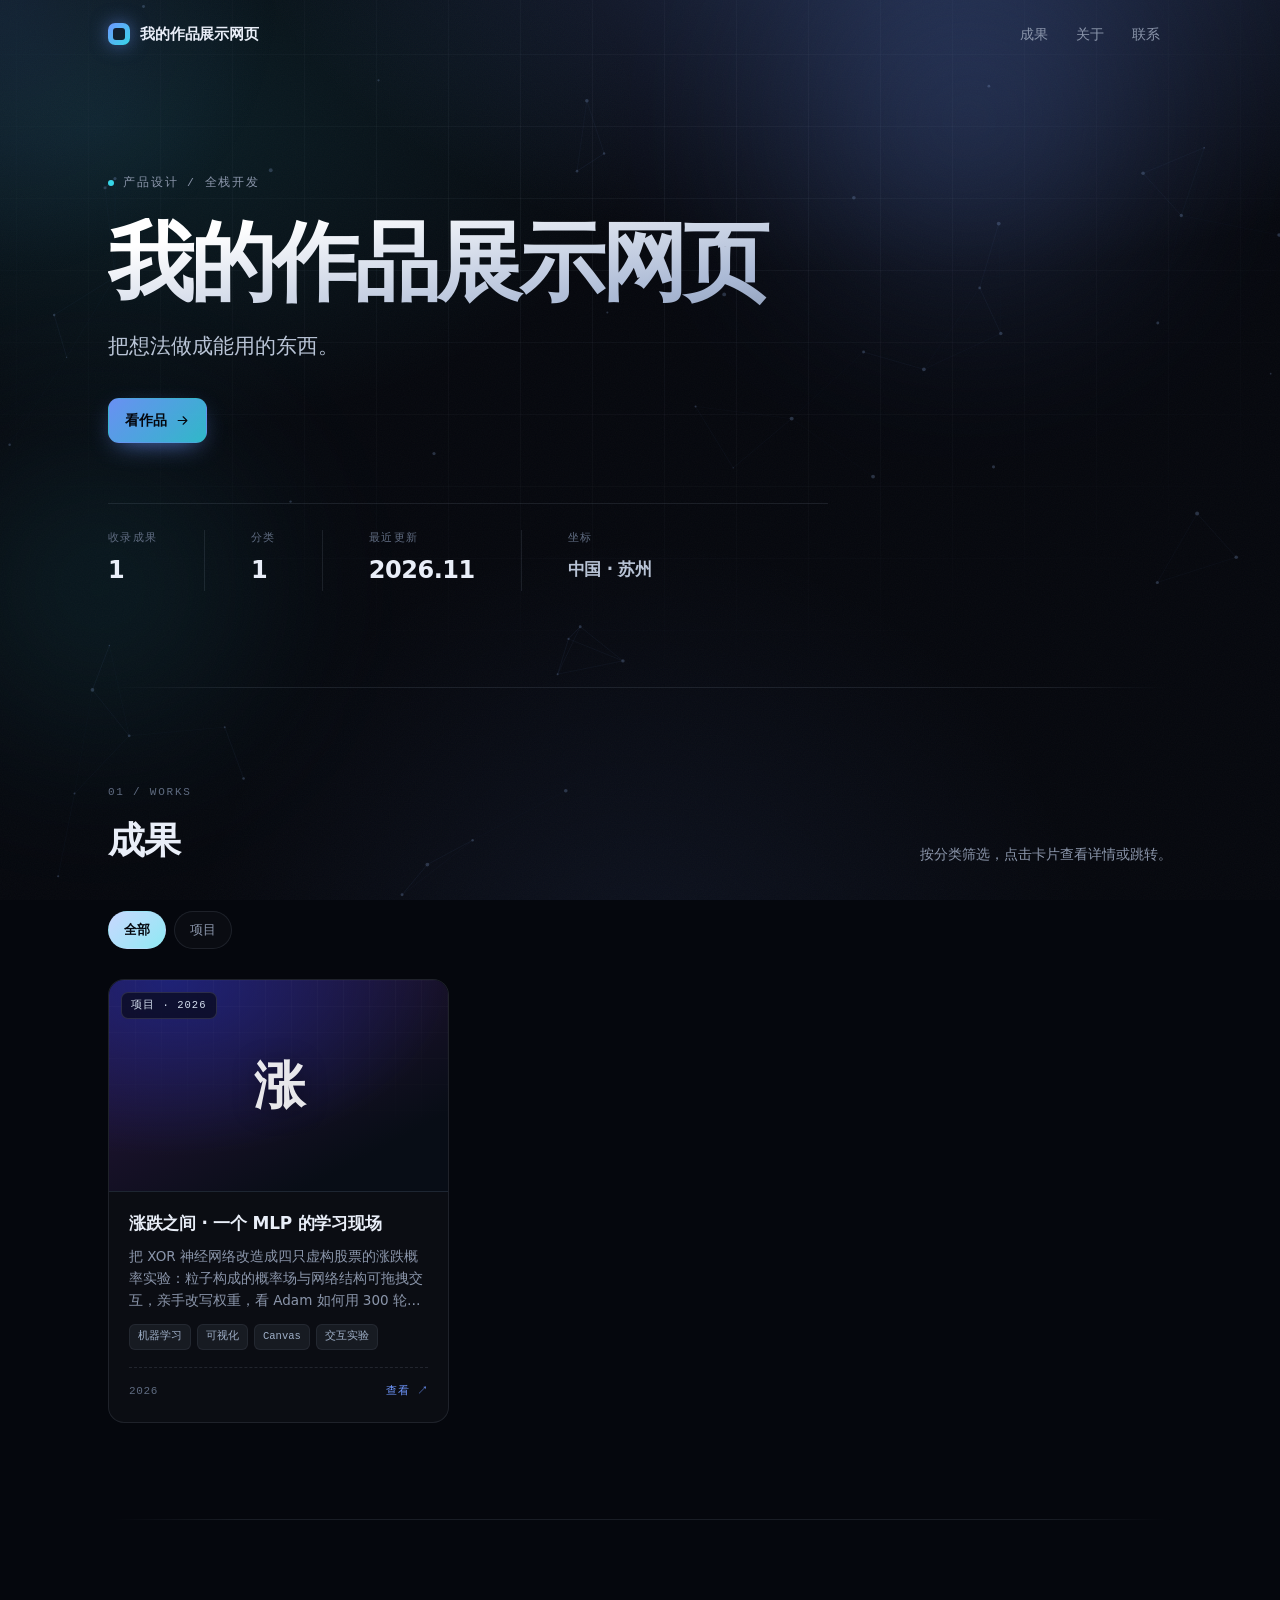
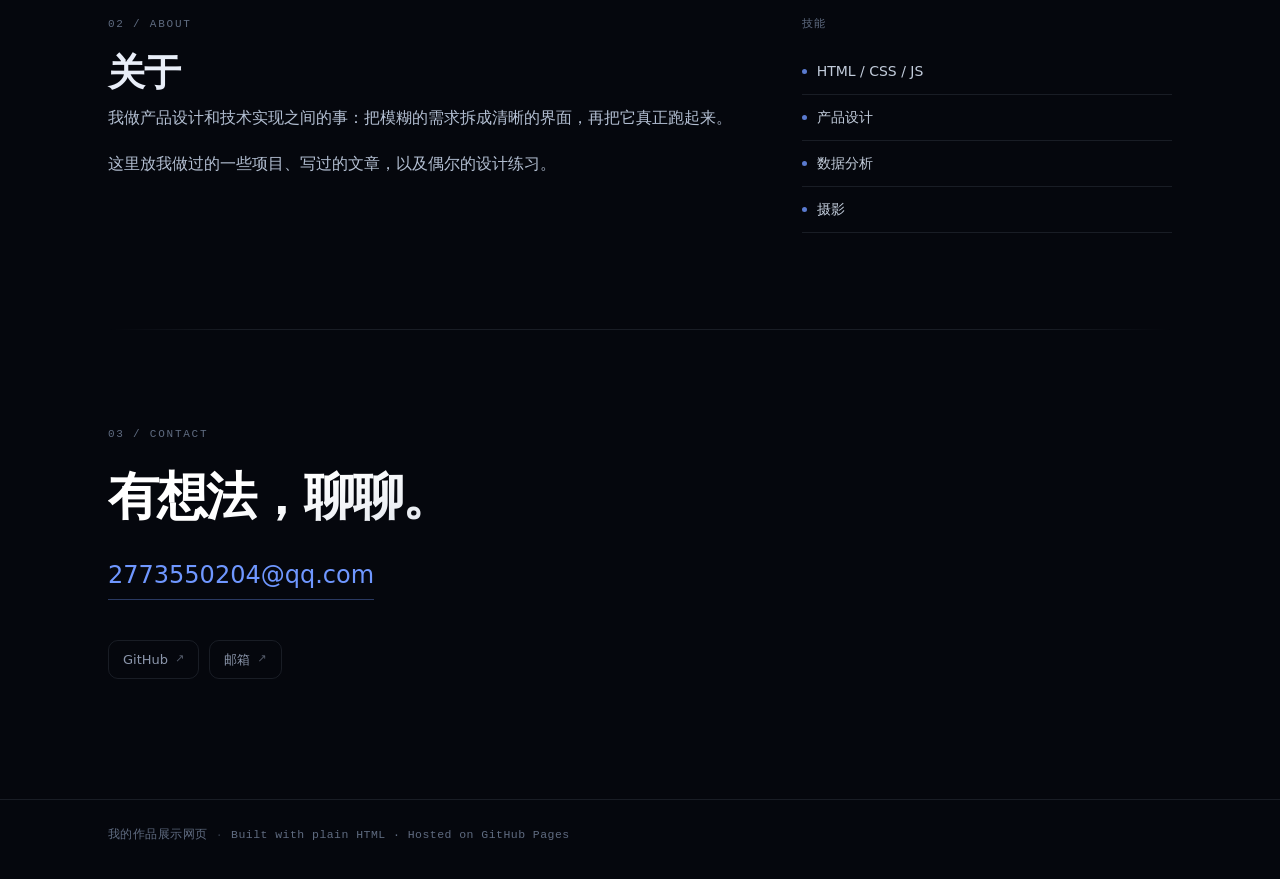
<file: index.html>
<!doctype html>
<html lang="zh-CN">
<head>
<meta charset="utf-8" />
<meta name="viewport" content="width=device-width, initial-scale=1" />
<title>作品集 · Portfolio</title>
<meta name="description" content="个人成果展示" />
<meta name="theme-color" content="#05070d" />
<link rel="canonical" href="https://zhao-9666.github.io/" />
<meta property="og:type" content="website" />
<meta property="og:url" content="https://zhao-9666.github.io/" />
<meta property="og:title" content="个人作品集" />
<meta property="og:description" content="个人成果展示" />
<link rel="icon" href="data:image/svg+xml,%3Csvg xmlns='http://www.w3.org/2000/svg' viewBox='0 0 100 100'%3E%3Crect width='100' height='100' rx='24' fill='%230a0f1a'/%3E%3Cpath d='M28 68V32h12l20 24V32h12v36H60L40 44v24z' fill='%236f97ff'/%3E%3C/svg%3E" />
<link rel="stylesheet" href="assets/css/style.css" />
</head>
<body>

<!-- ===== 背景层 ===== -->
<div class="bg" aria-hidden="true">
  <div class="bg-grid"></div>
  <div class="bg-glow bg-glow--1"></div>
  <div class="bg-glow bg-glow--2"></div>
  <canvas id="bg-canvas"></canvas>
  <div class="bg-noise"></div>
</div>
<div class="spotlight" id="spotlight" aria-hidden="true"></div>

<!-- ===== 导航 ===== -->
<header class="nav" id="nav">
  <div class="nav-inner">
    <a class="brand" href="#top">
      <span class="brand-mark" aria-hidden="true"></span>
      <span class="brand-text" id="brandText">Portfolio</span>
    </a>

    <nav class="nav-links" aria-label="主导航">
      <a href="#works">成果</a>
      <a href="#about">关于</a>
      <a href="#contact">联系</a>
    </nav>
  </div>
</header>

<main id="top">

  <!-- ===== Hero ===== -->
  <section class="hero">
    <div class="wrap">
      <p class="eyebrow reveal">
        <span class="dot"></span>
        <span id="heroRole">PORTFOLIO</span>
      </p>

      <h1 class="hero-title reveal" id="heroName">你的名字</h1>

      <p class="hero-tagline reveal" id="heroTagline">把想法做成能用的东西。</p>

      <div class="hero-actions reveal">
        <a class="btn btn-primary" href="#works">
          看作品
          <svg viewBox="0 0 24 24" width="15" height="15" fill="none" stroke="currentColor" stroke-width="1.8" stroke-linecap="round" stroke-linejoin="round" aria-hidden="true"><path d="M5 12h14M13 6l6 6-6 6"/></svg>
        </a>
      </div>

      <dl class="hero-stats reveal" id="heroStats">
        <div class="stat"><dt>收录成果</dt><dd id="statWorks">0</dd></div>
        <div class="stat"><dt>分类</dt><dd id="statCats">0</dd></div>
        <div class="stat"><dt>最近更新</dt><dd id="statUpdated">—</dd></div>
        <div class="stat stat--loc"><dt>坐标</dt><dd id="statLoc">—</dd></div>
      </dl>
    </div>
  </section>

  <!-- ===== 作品 ===== -->
  <section class="section" id="works">
    <div class="wrap">
      <div class="section-head">
        <div>
          <p class="section-index">01 / WORKS</p>
          <h2 class="section-title">成果</h2>
        </div>
        <p class="section-desc">按分类筛选，点击卡片查看详情或跳转。</p>
      </div>

      <div class="filters" id="filters" role="tablist" aria-label="分类筛选"></div>
      <div class="grid" id="grid"></div>
      <p class="empty" id="empty" hidden>这个分类下还没有内容。</p>
    </div>
  </section>

  <!-- ===== 关于 ===== -->
  <section class="section" id="about">
    <div class="wrap about">
      <div class="about-main">
        <p class="section-index">02 / ABOUT</p>
        <h2 class="section-title">关于</h2>
        <div class="about-text" id="aboutText"></div>
      </div>
      <aside class="about-side">
        <h3 class="mini-title">技能</h3>
        <ul class="skills" id="skills"></ul>
      </aside>
    </div>
  </section>

  <!-- ===== 联系 ===== -->
  <section class="section section--contact" id="contact">
    <div class="wrap contact">
      <p class="section-index">03 / CONTACT</p>
      <h2 class="contact-title">有想法，聊聊。</h2>
      <a class="mail" id="mailLink" href="mailto:2773550204@qq.com"><span id="mailText">2773550204@qq.com</span></a>
      <ul class="links" id="links"></ul>
    </div>
  </section>

</main>

<footer class="footer">
  <div class="wrap footer-inner">
    <span id="footerName">Portfolio</span>
    <span class="footer-dot">·</span>
    <span>Built with plain HTML · Hosted on GitHub Pages</span>
  </div>
</footer>


<script src="data/site.js"></script>
<script src="data/works.js"></script>
<script src="assets/js/main.js"></script>
</body>
</html>
</file>
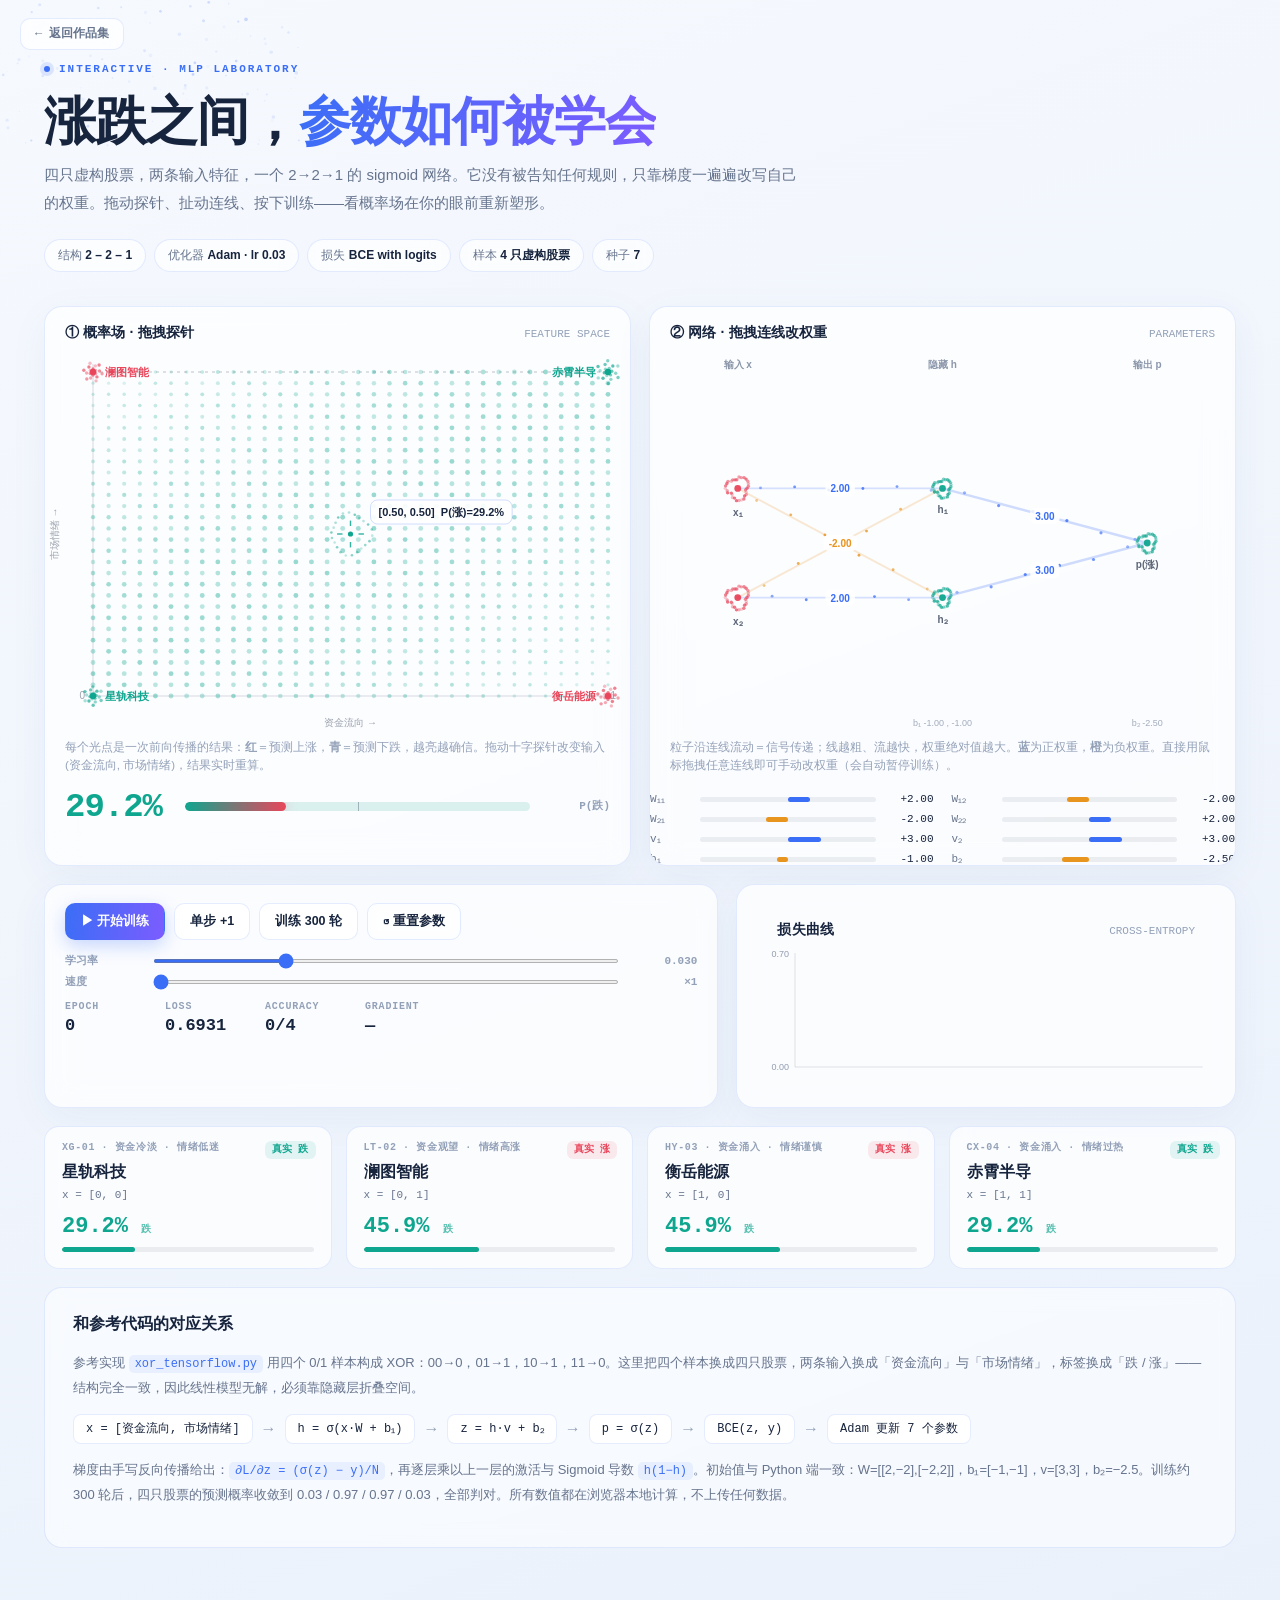
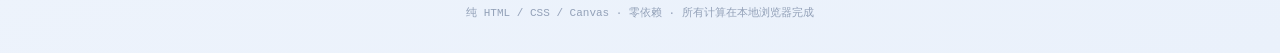
<file: mlp/index.html>
<!DOCTYPE html>
<html lang="zh-CN">
<head>
<meta charset="utf-8" />
<meta name="viewport" content="width=device-width, initial-scale=1" />
<title>涨跌之间 · 一个 MLP 的学习现场</title>
<meta name="description" content="用 2-2-1  sigmoid 神经网络学习四只虚构股票的涨跌概率，拖拽探针与权重，亲眼看见参数如何被梯度改写。" />
<style>
  :root{
    --bg1:#f6f9fe; --bg2:#eaf1fb;
    --ink:#17243d; --muted:#66748d; --faint:#93a1b8;
    --line:rgba(59,110,246,.13);
    --blue:#3b6ef6; --violet:#7c5cff;
    --up:#e9465b; --down:#0fa68f;
    --pos:#3b6ef6; --neg:#e89520;
    --panel:rgba(255,255,255,.72);
    --mono:"SFMono-Regular",Consolas,"Liberation Mono",Menlo,monospace;
  }
  .back-home{position:fixed;top:18px;left:20px;z-index:10;display:inline-flex;align-items:center;gap:7px;
    font:600 12px/1 var(--mono);color:var(--muted);text-decoration:none;
    background:rgba(255,255,255,.75);border:1px solid var(--line);border-radius:10px;
    padding:9px 14px;backdrop-filter:blur(8px);transition:.16s}
  .back-home:hover{color:var(--blue);border-color:rgba(59,110,246,.4);transform:translateY(-1px);
    box-shadow:0 6px 16px rgba(40,70,140,.1)}
  *{box-sizing:border-box}
  html,body{margin:0;padding:0}
  body{
    font-family:-apple-system,BlinkMacSystemFont,"Segoe UI","PingFang SC","Hiragino Sans GB","Microsoft YaHei",sans-serif;
    color:var(--ink); background:linear-gradient(160deg,var(--bg1),var(--bg2));
    min-height:100vh; overflow-x:hidden; -webkit-font-smoothing:antialiased;
  }
  #dust{position:fixed;inset:0;z-index:0;pointer-events:none}
  .wrap{position:relative;z-index:1;max-width:1240px;margin:0 auto;padding:0 24px}

  /* ---------- header ---------- */
  header{padding:58px 0 26px}
  .eyebrow{display:inline-flex;align-items:center;gap:9px;font:600 11px/1 var(--mono);
    letter-spacing:.18em;color:var(--blue);text-transform:uppercase}
  .eyebrow .dot{width:6px;height:6px;border-radius:50%;background:var(--blue);
    box-shadow:0 0 0 4px rgba(59,110,246,.14)}
  h1{margin:16px 0 10px;font-size:clamp(30px,4.4vw,52px);line-height:1.14;letter-spacing:-.02em;font-weight:750}
  h1 em{font-style:normal;background:linear-gradient(100deg,var(--blue),var(--violet));
    -webkit-background-clip:text;background-clip:text;color:transparent}
  .lede{margin:0;max-width:760px;color:var(--muted);font-size:15px;line-height:1.85}
  .chips{display:flex;flex-wrap:wrap;gap:8px;margin-top:22px}
  .chip{border:1px solid var(--line);background:rgba(255,255,255,.65);border-radius:999px;
    padding:7px 13px;font-size:12px;color:var(--muted);backdrop-filter:blur(8px)}
  .chip b{color:var(--ink);font-weight:650}

  /* ---------- layout ---------- */
  .stage{display:grid;grid-template-columns:1fr 1fr;gap:18px;margin:8px 0 18px}
  .panel{background:var(--panel);border:1px solid var(--line);border-radius:18px;
    backdrop-filter:blur(14px);box-shadow:0 10px 40px rgba(40,70,140,.05);overflow:hidden}
  .panel-h{display:flex;align-items:baseline;justify-content:space-between;gap:10px;
    padding:17px 20px 6px}
  .panel-h h2{margin:0;font-size:14px;letter-spacing:.01em}
  .panel-h span{font:500 11px/1 var(--mono);color:var(--faint)}
  .cv{display:block;width:100%;height:390px;touch-action:none}
  .hint{padding:0 20px 15px;margin:0;font-size:11.5px;color:var(--faint);line-height:1.6}

  /* readout */
  .readout{display:flex;align-items:center;gap:16px;padding:0 20px 18px}
  .bignum{font:700 34px/1 var(--mono);letter-spacing:-.03em;min-width:104px}
  .bignum.up{color:var(--up)} .bignum.down{color:var(--down)}
  .meter{flex:1;height:9px;border-radius:9px;background:rgba(15,166,143,.14);position:relative;overflow:hidden}
  .meter i{position:absolute;left:0;top:0;bottom:0;width:50%;border-radius:9px;
    background:linear-gradient(90deg,var(--down),var(--up));transition:width .12s linear;
    box-shadow:0 0 12px rgba(233,70,91,.35)}
  .meter::after{content:"";position:absolute;left:50%;top:-3px;bottom:-3px;width:1px;background:rgba(23,36,61,.3)}
  .mlabel{font:600 11px/1 var(--mono);color:var(--faint);min-width:64px;text-align:right}

  /* ---------- control deck ---------- */
  .deck{display:grid;grid-template-columns:1.35fr 1fr;gap:18px;margin-bottom:18px}
  .deck .panel{padding:18px 20px}
  .btns{display:flex;flex-wrap:wrap;gap:9px;margin-bottom:16px}
  button{font:inherit;cursor:pointer;border-radius:10px;border:1px solid var(--line);
    background:rgba(255,255,255,.8);color:var(--ink);padding:9px 15px;font-size:12.5px;
    font-weight:600;transition:.16s;backdrop-filter:blur(6px)}
  button:hover{transform:translateY(-1px);box-shadow:0 6px 16px rgba(40,70,140,.1)}
  button:active{transform:translateY(0)}
  button.primary{background:linear-gradient(100deg,var(--blue),var(--violet));color:#fff;border-color:transparent;
    box-shadow:0 6px 18px rgba(59,110,246,.28)}
  button.ghost{background:transparent}
  button:disabled{opacity:.45;cursor:not-allowed;transform:none;box-shadow:none}
  .row{display:flex;align-items:center;gap:12px;margin-top:10px}
  .row label{font:600 11px/1 var(--mono);color:var(--faint);min-width:74px}
  input[type=range]{flex:1;accent-color:var(--blue);height:4px}
  .statline{display:flex;gap:22px;flex-wrap:wrap;margin-top:14px}
  .stat{min-width:78px}
  .stat dt{font:600 10px/1 var(--mono);color:var(--faint);letter-spacing:.08em;margin-bottom:5px}
  .stat dd{margin:0;font:650 17px/1 var(--mono)}
  .loss-cv{width:100%;height:150px;display:block}

  /* parameters */
  .params{display:grid;grid-template-columns:repeat(2,1fr);gap:9px 18px;margin-top:4px}
  .prow{display:flex;align-items:center;gap:8px;font:500 11px/1 var(--mono)}
  .prow .k{color:var(--muted);min-width:42px}
  .prow .bar{flex:1;height:5px;border-radius:5px;background:rgba(23,36,61,.07);position:relative;overflow:hidden}
  .prow .bar i{position:absolute;top:0;bottom:0;left:50%;width:0;background:var(--pos);border-radius:5px}
  .prow .bar i.neg{background:var(--neg);right:50%;left:auto}
  .prow .val{min-width:50px;text-align:right;color:var(--ink)}

  /* ---------- stock cards ---------- */
  .stocks{display:grid;grid-template-columns:repeat(4,1fr);gap:14px;margin-bottom:18px}
  .stock{background:var(--panel);border:1px solid var(--line);border-radius:15px;padding:16px 17px;
    cursor:pointer;transition:.18s;backdrop-filter:blur(10px);position:relative;overflow:hidden}
  .stock:hover,.stock.sel{transform:translateY(-3px);box-shadow:0 12px 30px rgba(40,70,140,.12);border-color:rgba(59,110,246,.35)}
  .stock .tag{font:600 10px/1 var(--mono);color:var(--faint);letter-spacing:.06em}
  .stock h3{margin:9px 0 4px;font-size:16px}
  .stock .feat{font:500 11px/1.5 var(--mono);color:var(--muted)}
  .stock .pv{margin-top:13px;font:700 22px/1 var(--mono)}
  .stock .pv.up{color:var(--up)} .stock .pv.down{color:var(--down)}
  .stock .mini{height:5px;border-radius:5px;background:rgba(23,36,61,.07);margin-top:9px;overflow:hidden}
  .stock .mini i{display:block;height:100%;border-radius:5px;transition:width .12s linear}
  .stock .truth{position:absolute;top:14px;right:15px;font:600 10px/1 var(--mono);
    padding:4px 7px;border-radius:6px}
  .truth.up{color:var(--up);background:rgba(233,70,91,.1)}
  .truth.down{color:var(--down);background:rgba(15,166,143,.1)}

  /* ---------- notes ---------- */
  .note{margin-bottom:60px;padding:26px 28px;background:rgba(255,255,255,.55);border:1px solid var(--line);
    border-radius:18px;backdrop-filter:blur(10px)}
  .note h2{font-size:16px;margin:0 0 16px}
  .note p,.note li{color:var(--muted);font-size:13px;line-height:1.9}
  .note code{font:500 12px/1 var(--mono);color:var(--blue);background:rgba(59,110,246,.08);padding:2px 6px;border-radius:5px}
  .note .flow{display:flex;flex-wrap:wrap;gap:8px;align-items:center;margin:14px 0}
  .note .flow span{border:1px solid var(--line);background:#fff;border-radius:8px;padding:8px 12px;font:500 12px/1 var(--mono)}
  .note .flow b{color:var(--faint);font-weight:500}
  footer{padding:0 0 34px;text-align:center;font:500 11px/1 var(--mono);color:var(--faint)}

  @media(max-width:980px){
    .stage,.deck{grid-template-columns:1fr}
    .stocks{grid-template-columns:repeat(2,1fr)}
    .cv{height:340px}
  }
  @media(max-width:560px){
    .stocks{grid-template-columns:1fr}
    header{padding-top:36px}
    .wrap{padding:0 15px}
  }
</style>
</head>
<body>
<canvas id="dust" aria-hidden="true"></canvas>

<a class="back-home" href="../">← 返回作品集</a>

<div class="wrap">
  <header>
    <div class="eyebrow"><span class="dot"></span> Interactive · MLP Laboratory</div>
    <h1>涨跌之间，<em>参数如何被学会</em></h1>
    <p class="lede">四只虚构股票，两条输入特征，一个 2→2→1 的 sigmoid 网络。它没有被告知任何规则，只靠梯度一遍遍改写自己的权重。拖动探针、扯动连线、按下训练——看概率场在你的眼前重新塑形。</p>
    <div class="chips">
      <span class="chip">结构 <b>2 – 2 – 1</b></span>
      <span class="chip">优化器 <b>Adam · lr 0.03</b></span>
      <span class="chip">损失 <b>BCE with logits</b></span>
      <span class="chip">样本 <b>4 只虚构股票</b></span>
      <span class="chip">种子 <b>7</b></span>
    </div>
  </header>

  <div class="stage">
    <!-- FIELD -->
    <section class="panel">
      <div class="panel-h"><h2>① 概率场 · 拖拽探针</h2><span>FEATURE SPACE</span></div>
      <canvas id="field" class="cv"></canvas>
      <div class="hint">每个光点是一次前向传播的结果：<b>红</b>＝预测上涨，<b>青</b>＝预测下跌，越亮越确信。拖动十字探针改变输入 (资金流向, 市场情绪)，结果实时重算。</div>
      <div class="readout">
        <div class="bignum" id="bigProb">50.0%</div>
        <div class="meter"><i id="meterFill"></i></div>
        <div class="mlabel" id="mlabel">P(涨)</div>
      </div>
    </section>

    <!-- NETWORK -->
    <section class="panel">
      <div class="panel-h"><h2>② 网络 · 拖拽连线改权重</h2><span>PARAMETERS</span></div>
      <canvas id="net" class="cv"></canvas>
      <div class="hint">粒子沿连线流动＝信号传递；线越粗、流越快，权重绝对值越大。<b>蓝</b>为正权重，<b>橙</b>为负权重。直接用鼠标拖拽任意连线即可手动改权重（会自动暂停训练）。</div>
      <div class="params" id="params"></div>
    </section>
  </div>

  <!-- DECK -->
  <div class="deck">
    <section class="panel">
      <div class="btns">
        <button class="primary" id="btnRun">▶ 开始训练</button>
        <button id="btnStep">单步 +1</button>
        <button id="btn300">训练 300 轮</button>
        <button class="ghost" id="btnReset">↺ 重置参数</button>
      </div>
      <div class="row"><label>学习率</label><input id="lr" type="range" min="0.003" max="0.1" step="0.001" value="0.03"><span class="mlabel" id="lrVal">0.030</span></div>
      <div class="row"><label>速度</label><input id="speed" type="range" min="1" max="8" step="1" value="1"><span class="mlabel" id="speedVal">×1</span></div>
      <dl class="statline">
        <div class="stat"><dt>EPOCH</dt><dd id="sEpoch">0</dd></div>
        <div class="stat"><dt>LOSS</dt><dd id="sLoss">0.693</dd></div>
        <div class="stat"><dt>ACCURACY</dt><dd id="sAcc">0/4</dd></div>
        <div class="stat"><dt>GRADIENT</dt><dd id="sGrad">—</dd></div>
      </dl>
    </section>
    <section class="panel">
      <div class="panel-h" style="padding:18px 20px 0"><h2>损失曲线</h2><span id="lossNote">CROSS-ENTROPY</span></div>
      <canvas id="loss" class="loss-cv"></canvas>
    </section>
  </div>

  <!-- STOCKS -->
  <div class="stocks" id="stocks"></div>

  <!-- NOTE -->
  <section class="note">
    <h2>和参考代码的对应关系</h2>
    <p>参考实现 <code>xor_tensorflow.py</code> 用四个 0/1 样本构成 XOR：00→0，01→1，10→1，11→0。这里把四个样本换成四只股票，两条输入换成「资金流向」与「市场情绪」，标签换成「跌 / 涨」——结构完全一致，因此线性模型无解，必须靠隐藏层折叠空间。</p>
    <div class="flow"><span>x = [资金流向, 市场情绪]</span><b>→</b><span>h = σ(x·W + b₁)</span><b>→</b><span>z = h·v + b₂</span><b>→</b><span>p = σ(z)</span><b>→</b><span>BCE(z, y)</span><b>→</b><span>Adam 更新 7 个参数</span></div>
    <p>梯度由手写反向传播给出：<code>∂L/∂z = (σ(z) − y)/N</code>，再逐层乘以上一层的激活与 Sigmoid 导数 <code>h(1−h)</code>。初始值与 Python 端一致：W=[[2,−2],[−2,2]]，b₁=[−1,−1]，v=[3,3]，b₂=−2.5。训练约 300 轮后，四只股票的预测概率收敛到 0.03 / 0.97 / 0.97 / 0.03，全部判对。所有数值都在浏览器本地计算，不上传任何数据。</p>
  </section>

  <footer>纯 HTML / CSS / Canvas · 零依赖 · 所有计算在本地浏览器完成</footer>
</div>

<script>
/* ============================================================
   MLP core — faithful JS port of xor_tensorflow.py
   ============================================================ */
const INIT = { W:[[2,-2],[-2,2]], b1:[-1,-1], v:[3,3], b2:-2.5 };
const X = [[0,0],[0,1],[1,0],[1,1]];
const Y = [0,1,1,0];
const STOCKS = [
  {name:"星轨科技", code:"XG-01", x:[0,0], y:0, note:"资金冷淡 · 情绪低迷"},
  {name:"澜图智能", code:"LT-02", x:[0,1], y:1, note:"资金观望 · 情绪高涨"},
  {name:"衡岳能源", code:"HY-03", x:[1,0], y:1, note:"资金涌入 · 情绪谨慎"},
  {name:"赤霄半导", code:"CX-04", x:[1,1], y:0, note:"资金涌入 · 情绪过热"}
];
const sig = z => 1/(1+Math.exp(-z));
const clamp=(v,a,b)=>Math.min(b,Math.max(a,v));
const lerp=(a,b,t)=>a+(b-a)*t;
const dist=(x1,y1,x2,y2)=>Math.hypot(x1-x2,y1-y2);

function freshAdam(){return {m:{W:[[0,0],[0,0]],b1:[0,0],v:[0,0],b2:0},
  v:{W:[[0,0],[0,0]],b1:[0,0],v:[0,0],b2:0},t:0};}
let S;
function resetState(){
  S = {
    p:JSON.parse(JSON.stringify(INIT)), adam:freshAdam(),
    lr:0.03, speed:1, epoch:0, loss:Math.log(2), acc:0, gradNorm:0,
    running:false, target:null, losses:[], probe:{x:.5,y:.5},
    selected:-1, manual:false, fieldDirty:true
  };
  updateRunBtn();
}

function forwardPoint(x1,x2,p=S.p){
  const z1=[0,1].map(j=>x1*p.W[0][j]+x2*p.W[1][j]+p.b1[j]);
  const h=z1.map(sig);
  const z2=h[0]*p.v[0]+h[1]*p.v[1]+p.b2;
  return {z1,h,z2,prob:sig(z2)};
}

function trainOne(){
  const {p,adam,lr}=S, N=4;
  const F=X.map(x=>forwardPoint(x[0],x[1],p));
  let loss=0;
  for(let i=0;i<N;i++) loss += Math.log1p(Math.exp(F[i].z2)) - Y[i]*F[i].z2;
  loss/=N;
  const dz2=F.map((f,i)=>(f.prob-Y[i])/N);
  const g={W:[[0,0],[0,0]],b1:[0,0],v:[0,0],b2:0};
  for(let i=0;i<N;i++){
    for(let j=0;j<2;j++){
      g.v[j]+=F[i].h[j]*dz2[i];
      const dh=dz2[i]*p.v[j];
      const dz1=dh*F[i].h[j]*(1-F[i].h[j]);
      for(let k=0;k<2;k++) g.W[k][j]+=X[i][k]*dz1;
      g.b1[j]+=dz1;
    }
    g.b2+=dz2[i];
  }
  adam.t++;
  const c1=1-Math.pow(.9,adam.t), c2=1-Math.pow(.999,adam.t);
  let sq=0;
  for(let j=0;j<2;j++) for(let k=0;k<2;k++) sq+=g.W[j][k]**2;
  for(let j=0;j<2;j++) sq+=g.v[j]**2+g.b1[j]**2; sq+=g.b2**2;
  S.gradNorm=Math.sqrt(sq);
  const updSc=key=>{
    adam.m[key]=.9*adam.m[key]+.1*g[key];
    adam.v[key]=.999*adam.v[key]+.001*g[key]*g[key];
    p[key]-=lr*(adam.m[key]/c1)/(Math.sqrt(adam.v[key]/c2)+1e-7);
  };
  const updAr=key=>{
    for(let j=0;j<g[key].length;j++){
      if(Array.isArray(g[key][j])){
        for(let k=0;k<2;k++){
          adam.m[key][j][k]=.9*adam.m[key][j][k]+.1*g[key][j][k];
          adam.v[key][j][k]=.999*adam.v[key][j][k]+.001*g[key][j][k]**2;
          p[key][j][k]-=lr*(adam.m[key][j][k]/c1)/(Math.sqrt(adam.v[key][j][k]/c2)+1e-7);
        }
      }else{
        adam.m[key][j]=.9*adam.m[key][j]+.1*g[key][j];
        adam.v[key][j]=.999*adam.v[key][j]+.001*g[key][j]**2;
        p[key][j]-=lr*(adam.m[key][j]/c1)/(Math.sqrt(adam.v[key][j]/c2)+1e-7);
      }
    }
  };
  updAr('W');updAr('b1');updAr('v');updSc('b2');
  S.epoch++; S.loss=loss; S.losses.push(loss); if(S.losses.length>800)S.losses.shift();
  S.acc=X.filter((x,i)=>(forwardPoint(x[0],x[1],p).prob>=.5?1:0)===Y[i]).length;
  S.fieldDirty=true;
  if(S.target!==null && S.epoch>=S.target){S.target=null;S.running=false;updateRunBtn();}
}

/* ============================================================
   Canvas helpers
   ============================================================ */
function fit(cv){
  const r=cv.getBoundingClientRect(), dpr=Math.min(devicePixelRatio||1,2);
  cv.width=Math.round(r.width*dpr); cv.height=Math.round(r.height*dpr);
  const ctx=cv.getContext('2d'); ctx.setTransform(dpr,0,0,dpr,0,0);
  return {ctx,w:r.width,h:r.height};
}
const cvDust=document.getElementById('dust'), cvField=document.getElementById('field'),
      cvNet=document.getElementById('net'), cvLoss=document.getElementById('loss');
let D={},F={},N={},L={};
function refit(){D=fit(cvDust);F=fit(cvField);N=fit(cvNet);L=fit(cvLoss);S.fieldDirty=true;}
addEventListener('resize',refit);

/* background dust */
const dust=Array.from({length:110},()=>({x:Math.random(),y:Math.random(),
  r:Math.random()*1.5+.4,s:Math.random()*.00022+.00006,a:Math.random()*.4+.12,ph:Math.random()*6.28}));
function drawDust(t){
  const {ctx,w,h}=D; ctx.clearRect(0,0,w,h);
  for(const d of dust){
    d.y-=d.s*16; if(d.y<-.02){d.y=1.02;d.x=Math.random();}
    const x=d.x*w, y=d.y*h, al=d.a*(.65+.35*Math.sin(t*1.3+d.ph));
    ctx.fillStyle=`rgba(59,110,246,${al*.5})`;
    ctx.beginPath();ctx.arc(x,y,d.r,0,6.283);ctx.fill();
  }
}

/* ---------- probability field ---------- */
const FIELD_PAD={l:48,r:22,t:24,b:42};
let fieldCache=[];
function fxy(w,h,x1,x2){
  return {X:FIELD_PAD.l+x1*(w-FIELD_PAD.l-FIELD_PAD.r),
          Y:h-FIELD_PAD.b-x2*(h-FIELD_PAD.t-FIELD_PAD.b)};
}
function buildField(w,h){
  const cols=34,rows=30,out=[];
  for(let j=0;j<rows;j++)for(let i=0;i<cols;i++){
    const x1=i/(cols-1),x2=j/(rows-1);
    const pr=forwardPoint(x1,x2).prob;
    const q=fxy(w,h,x1,x2);
    out.push({x:q.X,y:q.Y,pr,ph:(i*7+j*13)*.17});
  }
  fieldCache=out; S.fieldDirty=false;
}
function drawField(t){
  const {ctx,w,h}=F; ctx.clearRect(0,0,w,h);
  if(S.fieldDirty||fieldCache.length===0||fieldCache[0].X===undefined)buildField(w,h);
  // axes
  ctx.strokeStyle='rgba(23,36,61,.16)';ctx.lineWidth=1;
  const o=fxy(w,h,0,0), ex=fxy(w,h,1,0), ey=fxy(w,h,0,1);
  ctx.beginPath();ctx.moveTo(o.X,o.Y);ctx.lineTo(ex.X+8,ex.Y);ctx.moveTo(o.X,o.Y);ctx.lineTo(ey.X,ey.Y-8);ctx.stroke();
  ctx.fillStyle='rgba(23,36,61,.42)';ctx.font='10px '+getComputedStyle(document.body).fontFamily;
  ctx.textAlign='center';ctx.fillText('资金流向 →',(o.X+ex.X)/2,h-12);
  ctx.save();ctx.translate(13,(o.Y+ey.Y)/2);ctx.rotate(-Math.PI/2);ctx.fillText('市场情绪 →',0,0);ctx.restore();
  ctx.textAlign='right';ctx.fillText('0',o.X-8,o.Y+3);ctx.fillText('1',ex.X+8,ex.Y+3);
  // field particles
  for(const p of fieldCache){
    const conf=Math.abs(p.pr-.5)*2;
    const tw=.82+.18*Math.sin(t*2+p.ph);
    const r=1.4+conf*2.5;
    const col=p.pr>=.5 ? `rgba(233,70,91,${(.16+conf*.62)*tw})` : `rgba(15,166,143,${(.16+conf*.62)*tw})`;
    ctx.fillStyle=col;ctx.beginPath();ctx.arc(p.x,p.y,r,0,6.283);ctx.fill();
  }
  // decision contour p=.5
  ctx.strokeStyle='rgba(23,36,61,.28)';ctx.lineWidth=1.2;ctx.setLineDash([3,4]);
  ctx.beginPath();let started=false;
  for(let i=0;i<=60;i++){
    const x1=i/60;let lo=0,hi=1;
    for(let k=0;k<24;k++){const mid=(lo+hi)/2;(forwardPoint(x1,mid).prob>=.5)?hi=mid:lo=mid;}
    const q=fxy(w,h,x1,(lo+hi)/2);
    if(!started){ctx.moveTo(q.X,q.Y);started=true;}else ctx.lineTo(q.X,q.Y);
  }
  ctx.stroke();ctx.setLineDash([]);
  // stocks
  STOCKS.forEach((s,idx)=>{
    const q=fxy(w,h,s.x[0],s.x[1]);
    const col=s.y? '233,70,91':'15,166,143';
    const pulse=1+.12*Math.sin(t*2.4+idx);
    for(let k=0;k<18;k++){
      const a=k/18*6.283+t*(s.y?.5:-.5), rr=(7+4*Math.sin(k*2.1))*pulse;
      ctx.fillStyle=`rgba(${col},${.35+.35*Math.sin(k*1.7+t)**2})`;
      ctx.beginPath();ctx.arc(q.X+Math.cos(a)*rr,q.Y+Math.sin(a)*rr,1.7,0,6.283);ctx.fill();
    }
    ctx.fillStyle=`rgb(${col})`;ctx.beginPath();ctx.arc(q.X,q.Y,3.2,0,6.283);ctx.fill();
    ctx.font='600 11px '+getComputedStyle(document.body).fontFamily;
    ctx.textAlign=s.x[0]===0?'left':'right';
    ctx.fillText(s.name,q.X+(s.x[0]===0?12:-12),q.Y+4);
  });
  // probe
  const pr=forwardPoint(S.probe.x,S.probe.y).prob;
  const pq=fxy(w,h,S.probe.x,S.probe.y);
  const pc=pr>=.5?'233,70,91':'15,166,143';
  ctx.strokeStyle=`rgba(${pc},.85)`;ctx.lineWidth=1.4;
  for(let k=0;k<4;k++){
    const a=k*Math.PI/2, r1=8, r2=15+2*Math.sin(t*3);
    ctx.beginPath();ctx.moveTo(pq.X+Math.cos(a)*r1,pq.Y+Math.sin(a)*r1);
    ctx.lineTo(pq.X+Math.cos(a)*r2,pq.Y+Math.sin(a)*r2);ctx.stroke();
  }
  for(let k=0;k<22;k++){
    const a=k/22*6.283+t*1.8, rr=20+2*Math.sin(t*2+k);
    ctx.fillStyle=`rgba(${pc},${.25+.3*Math.sin(k+t)**2})`;
    ctx.beginPath();ctx.arc(pq.X+Math.cos(a)*rr,pq.Y+Math.sin(a)*rr,1.3,0,6.283);ctx.fill();
  }
  ctx.fillStyle=`rgb(${pc})`;ctx.beginPath();ctx.arc(pq.X,pq.Y,2.6,0,6.283);ctx.fill();
  // tooltip
  const tip=`[${S.probe.x.toFixed(2)}, ${S.probe.y.toFixed(2)}]  P(涨)=${(pr*100).toFixed(1)}%`;
  ctx.font='600 11px '+getComputedStyle(document.body).fontFamily;
  const tw=ctx.measureText(tip).width;
  let tx=pq.X+20,ty=pq.Y-20; if(tx+tw+16>w)tx=pq.X-tw-26; if(ty<14)ty=pq.Y+34;
  ctx.fillStyle='rgba(255,255,255,.9)';ctx.strokeStyle='rgba(59,110,246,.22)';ctx.lineWidth=1;
  ctx.beginPath();ctx.roundRect(tx,ty-14,tw+16,24,7);ctx.fill();ctx.stroke();
  ctx.fillStyle='#17243d';ctx.textAlign='left';ctx.fillText(tip,tx+8,ty+2);
}

/* ---------- network ---------- */
function netNodes(w,h){
  return {
    in:[{x:w*.15,y:h*.36},{x:w*.15,y:h*.64}],
    hid:[{x:w*.5,y:h*.36},{x:w*.5,y:h*.64}],
    out:{x:w*.85,y:h*.5}
  };
}
const CONNS=[
  {key:'W',i:0,j:0,from:'in',to:'hid'},
  {key:'W',i:0,j:1,from:'in',to:'hid'},
  {key:'W',i:1,j:0,from:'in',to:'hid'},
  {key:'W',i:1,j:1,from:'in',to:'hid'},
  {key:'v',i:0,j:0,from:'hid',to:'out'},
  {key:'v',i:1,j:0,from:'hid',to:'out'}
];
function getW(c){return c.key==='W'?S.p.W[c.i][c.j]:S.p.v[c.i];}
function setW(c,val){if(c.key==='W')S.p.W[c.i][c.j]=val;else S.p.v[c.i]=val;}
function connPts(c,nd){
  const a=c.from==='in'?nd.in[c.i]:nd.hid[c.i];
  const b=c.to==='out'?nd.out:nd.hid[c.j];
  return [a,b];
}
function drawNet(t){
  const {ctx,w,h}=N; ctx.clearRect(0,0,w,h);
  const nd=netNodes(w,h);
  const act=forwardPoint(S.probe.x,S.probe.y);
  const acts={in:[S.probe.x,S.probe.y],hid:act.h,out:[act.prob]};
  const layers=[['输入 x',nd.in],['隐藏 h',nd.hid],['输出 p',[nd.out]]];
  // layer labels
  ctx.font='600 10px '+getComputedStyle(document.body).fontFamily;
  ctx.textAlign='center';ctx.fillStyle='rgba(102,116,141,.75)';
  layers.forEach(([name,arr])=>{
    const x=arr[0].x;ctx.fillText(name,x,20);
  });
  // connections
  CONNS.forEach((c,ci)=>{
    const [a,b]=connPts(c,nd), wgt=getW(c);
    const mag=Math.min(Math.abs(wgt)/8,1);
    const col=wgt>=0?'59,110,246':'232,149,32';
    ctx.strokeStyle=`rgba(${col},${.12+mag*.3})`;
    ctx.lineWidth=1+mag*3.6;
    ctx.beginPath();ctx.moveTo(a.x,a.y);ctx.lineTo(b.x,b.y);ctx.stroke();
    const srcAct=c.from==='in'?acts.in[c.i]:acts.hid[c.i];
    const flow=Math.min(Math.abs(srcAct*wgt)/8,1);
    const n=5+Math.round(flow*9);
    for(let k=0;k<n;k++){
      let ph=(t*(.18+flow*.55)+k/n+ci*.13)%1;
      if(wgt<0)ph=1-ph;
      const px=lerp(a.x,b.x,ph), py=lerp(a.y,b.y,ph);
      const j=Math.sin((k+ci)*4.1+t*3)*2.2;
      ctx.fillStyle=`rgba(${col},${.35+.5*Math.sin(ph*Math.PI)})`;
      ctx.beginPath();ctx.arc(px,py+(-j), 1.1+mag*1.3,0,6.283);ctx.fill();
    }
    // weight label
    const mx=lerp(a.x,b.x,.5), my=lerp(a.y,b.y,.5);
    ctx.font='600 10px '+getComputedStyle(document.body).fontFamily;
    const txt=wgt.toFixed(2), tw=ctx.measureText(txt).width;
    ctx.fillStyle='rgba(255,255,255,.88)';
    ctx.beginPath();ctx.roundRect(mx-tw/2-5,my-8,tw+10,16,5);ctx.fill();
    ctx.fillStyle=`rgb(${col})`;ctx.textAlign='center';ctx.fillText(txt,mx,my+4);
  });
  // nodes as particle clusters
  const drawNode=(nd_,a,label,idx)=>{
    const r=7+clamp(a,0,1)*11;
    const col=a>=.5?'233,70,91':'15,166,143';
    for(let k=0;k<30;k++){
      const ang=k/30*6.283 + t*(k%2?.35:-.35);
      const rr=r*(.62+.38*Math.abs(Math.sin(k*1.9+t)));
      ctx.fillStyle=`rgba(${col},${.25+.5*Math.abs(Math.sin(k*2.3+t*1.4))})`;
      ctx.beginPath();ctx.arc(nd_.x+Math.cos(ang)*rr,nd_.y+Math.sin(ang)*rr,1.7,0,6.283);ctx.fill();
    }
    ctx.fillStyle=`rgba(${col},.95)`;ctx.beginPath();ctx.arc(nd_.x,nd_.y,3.4,0,6.283);ctx.fill();
    ctx.font='600 10px '+getComputedStyle(document.body).fontFamily;
    ctx.fillStyle='rgba(23,36,61,.7)';ctx.textAlign='center';
    ctx.fillText(label,nd_.x,nd_.y+r+15);
  };
  drawNode(nd.in[0],acts.in[0],'x₁',0);drawNode(nd.in[1],acts.in[1],'x₂',1);
  drawNode(nd.hid[0],acts.hid[0],'h₁',0);drawNode(nd.hid[1],acts.hid[1],'h₂',1);
  drawNode(nd.out,acts.out[0],'p(涨)',0);
  // bias markers
  ctx.font='500 9px '+getComputedStyle(document.body).fontFamily;
  ctx.fillStyle='rgba(102,116,141,.6)';ctx.textAlign='center';
  ctx.fillText(`b₁ ${S.p.b1.map(v=>v.toFixed(2)).join(' , ')}`,nd.hid[0].x,h-12);
  ctx.fillText(`b₂ ${S.p.b2.toFixed(2)}`,nd.out.x,h-12);
}

/* ---------- loss curve ---------- */
function drawLoss(){
  const {ctx,w,h}=L; ctx.clearRect(0,0,w,h);
  const pad={l:38,r:12,t:14,b:22};
  ctx.strokeStyle='rgba(23,36,61,.13)';ctx.lineWidth=1;
  ctx.beginPath();ctx.moveTo(pad.l,pad.t);ctx.lineTo(pad.l,h-pad.b);ctx.lineTo(w-pad.r,h-pad.b);ctx.stroke();
  ctx.font='9px '+getComputedStyle(document.body).fontFamily;ctx.fillStyle='rgba(102,116,141,.7)';
  ctx.textAlign='right';ctx.fillText('0.70',pad.l-6,pad.t+4);ctx.fillText('0.00',pad.l-6,h-pad.b+3);
  const arr=S.losses; if(arr.length<1)return;
  const maxN=300, start=Math.max(0,arr.length-maxN), view=arr.slice(start);
  const maxL=.75;
  const px=i=>pad.l+i/(maxN-1)*(w-pad.l-pad.r);
  const py=v=>pad.t+clamp(v/maxL,0,1)*(h-pad.t-pad.b);
  ctx.strokeStyle='rgba(124,92,255,.45)';ctx.lineWidth=1.3;ctx.beginPath();
  view.forEach((v,i)=>{const X=px(i),Y=py(v);i?ctx.lineTo(X,Y):ctx.moveTo(X,Y);});ctx.stroke();
  view.forEach((v,i)=>{
    if(i%2)return;
    const X=px(i),Y=py(v);
    ctx.fillStyle=`rgba(59,110,246,${.35+.5*(1-i/view.length)})`;
    ctx.beginPath();ctx.arc(X,Y,1.5,0,6.283);ctx.fill();
  });
  const last=view[view.length-1],lx=px(view.length-1),ly=py(last);
  ctx.fillStyle='#7c5cff';ctx.beginPath();ctx.arc(lx,ly,3.2,0,6.283);ctx.fill();
  ctx.fillStyle='rgba(23,36,61,.75)';ctx.font='600 10px '+getComputedStyle(document.body).fontFamily;
  ctx.textAlign='right';ctx.fillText(last.toFixed(4),w-pad.r,py(last)-8);
  document.getElementById('lossNote').textContent=`EPOCH ${S.epoch} · ${last.toFixed(4)}`;
}

/* ============================================================
   UI sync
   ============================================================ */
const $=id=>document.getElementById(id);
const fmt=v=>(v>=0?'+':'')+v.toFixed(2);
function syncUI(){
  const pr=forwardPoint(S.probe.x,S.probe.y).prob;
  const bn=$('bigProb');bn.textContent=(pr*100).toFixed(1)+'%';bn.className='bignum '+(pr>=.5?'up':'down');
  $('meterFill').style.width=(pr*100)+'%';
  $('mlabel').textContent=pr>=.5?'P(涨)':'P(跌)';
  $('sEpoch').textContent=S.epoch;
  $('sLoss').textContent=S.loss.toFixed(4);
  $('sAcc').textContent=S.acc+'/4';
  $('sGrad').textContent=S.gradNorm?S.gradNorm.toFixed(3):'—';
  // params
  const rows=[
    ['W₁₁',S.p.W[0][0]],['W₁₂',S.p.W[0][1]],['W₂₁',S.p.W[1][0]],['W₂₂',S.p.W[1][1]],
    ['v₁',S.p.v[0]],['v₂',S.p.v[1]],['b₁',S.p.b1[0]],['b₂',S.p.b2]
  ];
  $('params').innerHTML=rows.map(([k,val])=>{
    const pct=clamp(Math.abs(val)/8*50,0,50);
    return `<div class="prow"><span class="k">${k}</span><span class="bar"><i class="${val<0?'neg':''}" style="width:${pct}%"></i></span><span class="val">${fmt(val)}</span></div>`;
  }).join('');
  // stocks
  $('stocks').innerHTML=STOCKS.map((s,i)=>{
    const p=forwardPoint(s.x[0],s.x[1]).prob;
    const up=p>=.5;
    return `<div class="stock ${S.selected===i?'sel':''}" data-i="${i}">
      <span class="truth ${s.y?'up':'down'}">真实 ${s.y?'涨':'跌'}</span>
      <div class="tag">${s.code} · ${s.note}</div>
      <h3>${s.name}</h3>
      <div class="feat">x = [${s.x[0]}, ${s.x[1]}]</div>
      <div class="pv ${up?'up':'down'}">${(p*100).toFixed(1)}% <span style="font:600 10px var(--mono);opacity:.7">${up?'涨':'跌'}</span></div>
      <div class="mini"><i style="width:${p*100}%;background:${up?'var(--up)':'var(--down)'}"></i></div>
    </div>`;
  }).join('');
  document.querySelectorAll('.stock').forEach(el=>{
    el.addEventListener('click',()=>{
      const i=+el.dataset.i;S.selected=i;S.probe.x=STOCKS[i].x[0];S.probe.y=STOCKS[i].x[1];syncUI();
    });
  });
}
function updateRunBtn(){$('btnRun').textContent=S.running?'❚❚ 暂停训练':'▶ 开始训练';}

/* controls */
$('btnRun').onclick=()=>{S.running=!S.running;S.target=null;updateRunBtn();};
$('btnStep').onclick=()=>{S.running=false;S.target=null;trainOne();syncUI();updateRunBtn();};
$('btn300').onclick=()=>{S.running=true;S.target=S.epoch+300;updateRunBtn();};
$('btnReset').onclick=()=>{resetState();syncUI();};
$('lr').oninput=e=>{S.lr=+e.target.value;$('lrVal').textContent=S.lr.toFixed(3);};
$('speed').oninput=e=>{S.speed=+e.target.value;$('speedVal').textContent='×'+S.speed;};

/* field drag */
let dragField=false;
function setProbe(e){
  const r=cvField.getBoundingClientRect();
  const px=e.clientX-r.left, py=e.clientY-r.top;
  S.probe.x=clamp((px-FIELD_PAD.l)/(r.width-FIELD_PAD.l-FIELD_PAD.r),0,1);
  S.probe.y=clamp((r.height-FIELD_PAD.b-py)/(r.height-FIELD_PAD.t-FIELD_PAD.b),0,1);
  S.selected=-1;syncUI();
}
cvField.addEventListener('pointerdown',e=>{dragField=true;cvField.setPointerCapture(e.pointerId);setProbe(e);});
cvField.addEventListener('pointermove',e=>{if(dragField)setProbe(e);});
cvField.addEventListener('pointerup',()=>dragField=false);
cvField.addEventListener('pointercancel',()=>dragField=false);

/* net drag on connections */
let dragConn=null,dragStart=null;
function hitConn(e){
  const r=cvNet.getBoundingClientRect(),mx=e.clientX-r.left,my=e.clientY-r.top;
  const nd=netNodes(r.width,r.height);
  let best=null,bd=13;
  for(const c of CONNS){
    const [a,b]=connPts(c,nd);
    const dx=b.x-a.x,dy=b.y-a.y,L2=dx*dx+dy*dy;
    let t=((mx-a.x)*dx+(my-a.y)*dy)/L2;t=clamp(t,0,1);
    const d=dist(mx,my,a.x+t*dx,a.y+t*dy);
    if(d<bd){bd=d;best=c;}
  }
  return best;
}
cvNet.addEventListener('pointerdown',e=>{
  const c=hitConn(e);if(!c)return;
  dragConn=c;dragStart={y:e.clientY,w:getW(c)};
  S.running=false;S.target=null;updateRunBtn();
  cvNet.setPointerCapture(e.pointerId);
  cvNet.style.cursor='ns-resize';
});
cvNet.addEventListener('pointermove',e=>{
  if(!dragConn){cvNet.style.cursor=hitConn(e)?'ns-resize':'default';return;}
  const val=clamp(dragStart.w-(e.clientY-dragStart.y)*.035,-10,10);
  setW(dragConn,val);S.manual=true;S.fieldDirty=true;syncUI();
});
const endConn=()=>{dragConn=null;cvNet.style.cursor='default';};
cvNet.addEventListener('pointerup',endConn);
cvNet.addEventListener('pointercancel',endConn);

/* ============================================================
   Main loop
   ============================================================ */
function tick(ms){
  const t=ms/1000;
  if(S.running){for(let k=0;k<S.speed;k++)trainOne();syncUI();}
  drawDust(t);drawField(t);drawNet(t);drawLoss();
  requestAnimationFrame(tick);
}
resetState();
syncUI();
refit();
requestAnimationFrame(tick);
</script>
</body>
</html>
</file>
<file: assets/css/style.css>
/* ============================================================
   Portfolio · style.css
   深色科技风 · 简约
   ============================================================ */

:root {
  --bg: #05070d;
  --bg-soft: #090d16;
  --card: rgba(255, 255, 255, 0.026);
  --line: rgba(148, 163, 184, 0.14);
  --line-strong: rgba(148, 163, 184, 0.26);
  --text: #e9eef8;
  --muted: #8b96ab;
  --muted-2: #5f6b80;
  --accent: #6f97ff;
  --accent-2: #37d6e8;
  --radius: 16px;
  --maxw: 1120px;
  --ease: cubic-bezier(0.22, 0.61, 0.36, 1);
}

*,
*::before,
*::after { box-sizing: border-box; }

html { scroll-behavior: smooth; }

body {
  margin: 0;
  background: var(--bg);
  color: var(--text);
  font-family: "Inter", "HarmonyOS Sans SC", "PingFang SC", "Microsoft YaHei", system-ui, -apple-system, "Segoe UI", sans-serif;
  font-size: 16px;
  line-height: 1.65;
  -webkit-font-smoothing: antialiased;
  overflow-x: hidden;
}


::selection { background: rgba(111, 151, 255, 0.28); }

a { color: inherit; text-decoration: none; }

h1, h2, h3, h4 { margin: 0; font-weight: 600; letter-spacing: -0.02em; }

button { font: inherit; color: inherit; }

img { max-width: 100%; display: block; }

:focus-visible {
  outline: 2px solid var(--accent);
  outline-offset: 3px;
  border-radius: 6px;
}

/* ================= 背景 ================= */
.bg {
  position: fixed;
  inset: 0;
  z-index: -2;
  overflow: hidden;
  background:
    radial-gradient(1100px 620px at 72% -12%, rgba(111, 151, 255, 0.26), transparent 62%),
    radial-gradient(900px 520px at 8% 14%, rgba(55, 214, 232, 0.12), transparent 60%),
    radial-gradient(700px 700px at 50% 110%, rgba(111, 151, 255, 0.08), transparent 65%),
    var(--bg);
}

.bg-grid {
  position: absolute;
  inset: -10%;
  background-image:
    linear-gradient(rgba(148, 163, 184, 0.075) 1px, transparent 1px),
    linear-gradient(90deg, rgba(148, 163, 184, 0.075) 1px, transparent 1px);
  background-size: 72px 72px;
  -webkit-mask-image: radial-gradient(ellipse 70% 60% at 50% 28%, #000 10%, transparent 78%);
  mask-image: radial-gradient(ellipse 70% 60% at 50% 28%, #000 10%, transparent 78%);
  opacity: 0.9;
}

.bg-glow {
  position: absolute;
  border-radius: 50%;
  filter: blur(90px);
  opacity: 0.5;
  animation: drift 26s var(--ease) infinite alternate;
}
.bg-glow--1 {
  width: 520px; height: 520px;
  top: -140px; right: 4%;
  background: radial-gradient(circle, rgba(111, 151, 255, 0.55), transparent 68%);
}
.bg-glow--2 {
  width: 420px; height: 420px;
  top: 42%; left: -110px;
  background: radial-gradient(circle, rgba(55, 214, 232, 0.32), transparent 68%);
  animation-delay: -12s;
}

@keyframes drift {
  0%   { transform: translate3d(0, 0, 0) scale(1); }
  100% { transform: translate3d(-40px, 50px, 0) scale(1.14); }
}

#bg-canvas {
  position: absolute;
  inset: 0;
  width: 100%;
  height: 100%;
  opacity: 0.5;
}

.bg-noise {
  position: absolute;
  inset: 0;
  pointer-events: none;
  opacity: 0.032;
  background-image: url("data:image/svg+xml,%3Csvg xmlns='http://www.w3.org/2000/svg' width='240' height='240'%3E%3Cfilter id='n'%3E%3CfeTurbulence type='fractalNoise' baseFrequency='0.85' numOctaves='3'/%3E%3C/filter%3E%3Crect width='100%25' height='100%25' filter='url(%23n)'/%3E%3C/svg%3E");
}

.spotlight {
  position: fixed;
  top: 0; left: 0;
  width: 640px; height: 640px;
  margin: -320px 0 0 -320px;
  border-radius: 50%;
  pointer-events: none;
  z-index: -1;
  background: radial-gradient(circle, rgba(111, 151, 255, 0.10), transparent 62%);
  transition: opacity 0.4s;
  will-change: transform;
}

/* ================= 布局 ================= */
.wrap {
  width: 100%;
  max-width: var(--maxw);
  margin: 0 auto;
  padding: 0 28px;
}

/* ================= 导航 ================= */
.nav {
  position: fixed;
  top: 0; left: 0; right: 0;
  z-index: 60;
  transition: background 0.35s, border-color 0.35s, backdrop-filter 0.35s;
  border-bottom: 1px solid transparent;
}
.nav.is-scrolled {
  background: rgba(5, 7, 13, 0.72);
  border-bottom-color: var(--line);
  backdrop-filter: blur(16px) saturate(140%);
}
.nav-inner {
  max-width: var(--maxw);
  margin: 0 auto;
  padding: 16px 28px;
  display: flex;
  align-items: center;
  gap: 28px;
}
.brand {
  display: inline-flex;
  align-items: center;
  gap: 10px;
  font-size: 15px;
  font-weight: 600;
  letter-spacing: -0.01em;
  margin-right: auto;
}
.brand-mark {
  width: 22px; height: 22px;
  border-radius: 7px;
  background: linear-gradient(135deg, var(--accent), var(--accent-2));
  box-shadow: 0 0 18px rgba(111, 151, 255, 0.5);
  position: relative;
}
.brand-mark::after {
  content: "";
  position: absolute;
  inset: 5px;
  border-radius: 3px;
  background: var(--bg);
  opacity: 0.85;
}
.brand-text { max-width: 180px; overflow: hidden; text-overflow: ellipsis; white-space: nowrap; }

.nav-links {
  display: flex;
  gap: 4px;
}
.nav-links a {
  font-size: 13.5px;
  color: var(--muted);
  padding: 7px 12px;
  border-radius: 9px;
  transition: color 0.2s, background 0.2s;
}
.nav-links a:hover { color: var(--text); background: rgba(255, 255, 255, 0.05); }

/* ================= 按钮 ================= */
.btn {
  display: inline-flex;
  align-items: center;
  justify-content: center;
  gap: 8px;
  border: 1px solid var(--line-strong);
  background: rgba(255, 255, 255, 0.04);
  color: var(--text);
  border-radius: 11px;
  padding: 10px 16px;
  font-size: 13.5px;
  font-weight: 500;
  cursor: pointer;
  transition: transform 0.18s var(--ease), background 0.2s, border-color 0.2s, box-shadow 0.25s;
  white-space: nowrap;
}
.btn:hover { background: rgba(255, 255, 255, 0.08); border-color: rgba(148, 163, 184, 0.4); }
.btn:active { transform: scale(0.985); }

.btn-primary {
  background: linear-gradient(135deg, rgba(111, 151, 255, 0.95), rgba(55, 214, 232, 0.85));
  border-color: transparent;
  color: #04070e;
  font-weight: 600;
  box-shadow: 0 8px 26px -10px rgba(111, 151, 255, 0.85);
}
.btn-primary:hover {
  background: linear-gradient(135deg, #82a4ff, #4fe2f2);
  box-shadow: 0 12px 32px -10px rgba(111, 151, 255, 1);
}


/* ================= Hero ================= */
.hero {
  padding: 168px 0 96px;
  position: relative;
}
.hero .wrap { max-width: var(--maxw); }

.eyebrow {
  display: inline-flex;
  align-items: center;
  gap: 9px;
  margin: 0 0 26px;
  font-family: ui-monospace, "JetBrains Mono", "SFMono-Regular", Menlo, monospace;
  font-size: 11.5px;
  letter-spacing: 0.16em;
  text-transform: uppercase;
  color: var(--muted);
}
.dot {
  width: 6px; height: 6px;
  border-radius: 50%;
  background: var(--accent-2);
  box-shadow: 0 0 0 0 rgba(55, 214, 232, 0.6);
  animation: pulse 2.6s infinite;
}
@keyframes pulse {
  0%   { box-shadow: 0 0 0 0 rgba(55, 214, 232, 0.55); }
  70%  { box-shadow: 0 0 0 9px rgba(55, 214, 232, 0); }
  100% { box-shadow: 0 0 0 0 rgba(55, 214, 232, 0); }
}

.hero-title {
  font-size: clamp(2.9rem, 7.6vw, 5.4rem);
  line-height: 1.02;
  letter-spacing: -0.045em;
  font-weight: 600;
  margin: 0 0 22px;
  background: linear-gradient(170deg, #ffffff 12%, #a9b8d4 62%, #6d7c95 100%);
  -webkit-background-clip: text;
  background-clip: text;
  color: transparent;
}

.hero-tagline {
  font-size: clamp(1.05rem, 2.1vw, 1.32rem);
  color: #b9c4d6;
  max-width: 42ch;
  margin: 0 0 36px;
  line-height: 1.6;
}

.hero-actions {
  display: flex;
  flex-wrap: wrap;
  gap: 12px;
  margin-bottom: 60px;
}

.hero-stats {
  display: flex;
  flex-wrap: wrap;
  gap: 0;
  margin: 0;
  border-top: 1px solid var(--line);
  padding-top: 26px;
  max-width: 720px;
}
.stat {
  padding-right: 46px;
  margin-right: 46px;
  border-right: 1px solid var(--line);
}
.stat:last-child { border-right: 0; margin-right: 0; padding-right: 0; }
.stat dt {
  font-family: ui-monospace, "JetBrains Mono", monospace;
  font-size: 10.5px;
  letter-spacing: 0.14em;
  text-transform: uppercase;
  color: var(--muted-2);
  margin-bottom: 4px;
}
.stat dd {
  margin: 0;
  font-size: 1.5rem;
  font-weight: 600;
  letter-spacing: -0.02em;
  font-variant-numeric: tabular-nums;
}
.stat--loc dd { font-size: 1.05rem; color: #b9c4d6; padding-top: 5px; }

/* ================= Section ================= */
.section {
  padding: 96px 0;
  position: relative;
}
.section::before {
  content: "";
  position: absolute;
  top: 0; left: 28px; right: 28px;
  height: 1px;
  background: linear-gradient(90deg, transparent, var(--line) 12%, var(--line) 88%, transparent);
  max-width: calc(var(--maxw) - 56px);
  margin: 0 auto;
}

.section-head {
  display: flex;
  align-items: flex-end;
  justify-content: space-between;
  gap: 32px;
  margin-bottom: 40px;
}
.section-index {
  font-family: ui-monospace, "JetBrains Mono", monospace;
  font-size: 11px;
  letter-spacing: 0.16em;
  color: var(--muted-2);
  margin: 0 0 10px;
}
.section-title {
  font-size: clamp(1.7rem, 3.4vw, 2.3rem);
  letter-spacing: -0.03em;
}
.section-desc {
  margin: 0 0 6px;
  color: var(--muted);
  font-size: 13.5px;
  max-width: 34ch;
  text-align: right;
}

/* ================= 筛选 ================= */
.filters {
  display: flex;
  flex-wrap: wrap;
  gap: 8px;
  margin-bottom: 30px;
}
.chip {
  border: 1px solid var(--line);
  background: rgba(255, 255, 255, 0.025);
  color: var(--muted);
  border-radius: 999px;
  padding: 7px 15px;
  font-size: 13px;
  cursor: pointer;
  transition: color 0.2s, background 0.2s, border-color 0.2s;
}
.chip:hover { color: var(--text); border-color: var(--line-strong); }
.chip.is-active {
  color: #04070e;
  background: linear-gradient(135deg, #c9d8ff, #8fe9f3);
  border-color: transparent;
  font-weight: 600;
}

/* ================= 卡片 ================= */
.grid {
  display: grid;
  grid-template-columns: repeat(auto-fill, minmax(300px, 1fr));
  gap: 20px;
}

.card {
  position: relative;
  display: flex;
  flex-direction: column;
  border: 1px solid var(--line);
  border-radius: var(--radius);
  background: var(--card);
  overflow: hidden;
  transition: transform 0.35s var(--ease), border-color 0.35s, box-shadow 0.35s, background 0.35s;
  opacity: 0;
  transform: translateY(14px);
}
.card.is-in { opacity: 1; transform: none; }
.card:hover {
  transform: translateY(-5px);
  border-color: rgba(111, 151, 255, 0.42);
  background: rgba(255, 255, 255, 0.042);
  box-shadow: 0 22px 48px -26px rgba(0, 0, 0, 0.9), 0 0 0 1px rgba(111, 151, 255, 0.08);
}

.card-media {
  position: relative;
  aspect-ratio: 16 / 10;
  overflow: hidden;
  border-bottom: 1px solid var(--line);
  background: #0b111c;
}
.card-media img {
  width: 100%;
  height: 100%;
  object-fit: cover;
  transition: transform 0.6s var(--ease), opacity 0.4s;
  opacity: 0.92;
}
.card:hover .card-media img { transform: scale(1.045); opacity: 1; }

.card-media::after {
  content: "";
  position: absolute;
  inset: 0;
  background-image:
    linear-gradient(rgba(255, 255, 255, 0.045) 1px, transparent 1px),
    linear-gradient(90deg, rgba(255, 255, 255, 0.045) 1px, transparent 1px);
  background-size: 26px 26px;
  mask-image: linear-gradient(to bottom, #000, transparent 75%);
  pointer-events: none;
  opacity: 0.55;
}

.card-ph {
  position: absolute;
  inset: 0;
  display: grid;
  place-items: center;
  font-size: 3.2rem;
  font-weight: 600;
  letter-spacing: -0.03em;
  color: rgba(255, 255, 255, 0.9);
  text-shadow: 0 2px 24px rgba(0, 0, 0, 0.4);
}
.card-ph::before {
  content: "";
  position: absolute;
  inset: 0;
  opacity: 0.9;
}

.card-badge {
  position: absolute;
  top: 12px; left: 12px;
  z-index: 2;
  font-family: ui-monospace, monospace;
  font-size: 10.5px;
  letter-spacing: 0.1em;
  text-transform: uppercase;
  padding: 4px 9px;
  border-radius: 7px;
  background: rgba(5, 7, 13, 0.62);
  border: 1px solid rgba(255, 255, 255, 0.12);
  color: #d5dfef;
  backdrop-filter: blur(8px);
}

.card-body {
  padding: 20px 20px 22px;
  display: flex;
  flex-direction: column;
  flex: 1;
  gap: 9px;
}
.card-title {
  font-size: 1.06rem;
  letter-spacing: -0.015em;
  line-height: 1.4;
}
.card-desc {
  margin: 0;
  font-size: 13.5px;
  color: var(--muted);
  line-height: 1.65;
  flex: 1;
  display: -webkit-box;
  -webkit-line-clamp: 3;
  -webkit-box-orient: vertical;
  overflow: hidden;
}
.card-tags {
  display: flex;
  flex-wrap: wrap;
  gap: 6px;
  margin-top: 4px;
}
.tag {
  font-family: ui-monospace, monospace;
  font-size: 10.5px;
  color: #9fb0c8;
  padding: 3px 8px;
  border-radius: 6px;
  background: rgba(148, 163, 184, 0.09);
  border: 1px solid rgba(148, 163, 184, 0.1);
}
.card-foot {
  display: flex;
  align-items: center;
  justify-content: space-between;
  gap: 12px;
  margin-top: 8px;
  padding-top: 14px;
  border-top: 1px dashed rgba(148, 163, 184, 0.16);
  font-family: ui-monospace, monospace;
  font-size: 11px;
  letter-spacing: 0.06em;
  color: var(--muted-2);
}
.card-link { color: var(--accent); display: inline-flex; align-items: center; gap: 5px; }
.card-link:hover { color: #a8c1ff; }

.empty {
  color: var(--muted);
  font-size: 14px;
  padding: 40px 0;
  text-align: center;
}

/* ================= 关于 ================= */
.about {
  display: grid;
  grid-template-columns: minmax(0, 1.7fr) minmax(0, 1fr);
  gap: 64px;
  align-items: start;
}
.about-text p {
  color: #b3bfd2;
  font-size: 15.5px;
  line-height: 1.85;
  margin: 0 0 18px;
}
.about-text p:last-child { margin-bottom: 0; }

.mini-title {
  font-family: ui-monospace, monospace;
  font-size: 11px;
  letter-spacing: 0.16em;
  text-transform: uppercase;
  color: var(--muted-2);
  margin-bottom: 16px;
  font-weight: 500;
}
.skills {
  list-style: none;
  margin: 0;
  padding: 0;
  display: flex;
  flex-direction: column;
  gap: 0;
}
.skills li {
  font-size: 14px;
  color: #c2ccdb;
  padding: 11px 0;
  border-bottom: 1px solid var(--line);
  display: flex;
  align-items: center;
  gap: 10px;
}
.skills li::before {
  content: "";
  width: 5px; height: 5px;
  border-radius: 50%;
  background: var(--accent);
  opacity: 0.8;
  flex: none;
}

/* ================= 联系 ================= */
.section--contact { padding-bottom: 120px; }
.contact { text-align: left; }
.contact-title {
  font-size: clamp(2rem, 5vw, 3.2rem);
  letter-spacing: -0.04em;
  margin-bottom: 18px;
  background: linear-gradient(160deg, #fff 20%, #8fa0bb 100%);
  -webkit-background-clip: text;
  background-clip: text;
  color: transparent;
}
.mail {
  display: inline-block;
  font-size: clamp(1.05rem, 2.6vw, 1.5rem);
  color: var(--accent);
  border-bottom: 1px solid rgba(111, 151, 255, 0.35);
  padding-bottom: 3px;
  transition: color 0.2s, border-color 0.2s;
}
.mail:hover { color: #a8c1ff; border-color: #a8c1ff; }

.links {
  list-style: none;
  padding: 0;
  margin: 40px 0 0;
  display: flex;
  flex-wrap: wrap;
  gap: 10px;
}
.links a {
  display: inline-flex;
  align-items: center;
  gap: 7px;
  font-size: 13px;
  color: var(--muted);
  border: 1px solid var(--line);
  border-radius: 10px;
  padding: 8px 14px;
  transition: color 0.2s, border-color 0.2s, background 0.2s;
}
.links a:hover { color: var(--text); border-color: var(--line-strong); background: rgba(255, 255, 255, 0.05); }
.links a::after { content: "↗"; font-size: 11px; opacity: 0.6; }

/* ================= 页脚 ================= */
.footer {
  border-top: 1px solid var(--line);
  padding: 26px 0 34px;
}
.footer-inner {
  display: flex;
  flex-wrap: wrap;
  gap: 8px;
  align-items: center;
  font-family: ui-monospace, monospace;
  font-size: 11.5px;
  letter-spacing: 0.04em;
  color: var(--muted-2);
}
.footer-dot { opacity: 0.5; }

/* ================= 滚动进入动画 ================= */
/* 默认可见；只有 JS 确认元素在首屏之外时才会临时隐藏，避免内容被动画挡住 */
.reveal {
  transition: opacity 0.8s var(--ease), transform 0.8s var(--ease);
}
.reveal.is-hidden {
  opacity: 0;
  transform: translateY(16px);
}
.reveal.is-in {
  opacity: 1;
  transform: none;
}

/* ================= 响应式 ================= */
@media (max-width: 860px) {
  .nav-links { display: none; }
  .hero { padding: 132px 0 72px; }
  .section { padding: 72px 0; }
  .about { grid-template-columns: 1fr; gap: 40px; }
  .section-head { flex-direction: column; align-items: flex-start; gap: 14px; }
  .section-desc { text-align: left; }
  .stat { padding-right: 28px; margin-right: 28px; }
  .stat:nth-child(3) { display: none; }
  .stat:nth-child(4) { border-right: 0; margin-right: 0; padding-right: 0; }
}

@media (max-width: 560px) {
  .wrap { padding: 0 20px; }
  .nav-inner { padding: 14px 20px; gap: 12px; }
  .grid { grid-template-columns: 1fr; }
  .hero-stats { padding-top: 20px; }
  .stat { padding-right: 22px; margin-right: 22px; }
  .stat dd { font-size: 1.25rem; }
}

@media (prefers-reduced-motion: reduce) {
  *, *::before, *::after {
    animation-duration: 0.001ms !important;
    transition-duration: 0.001ms !important;
  }
  .reveal, .card { opacity: 1 !important; transform: none !important; }
}
</file>
